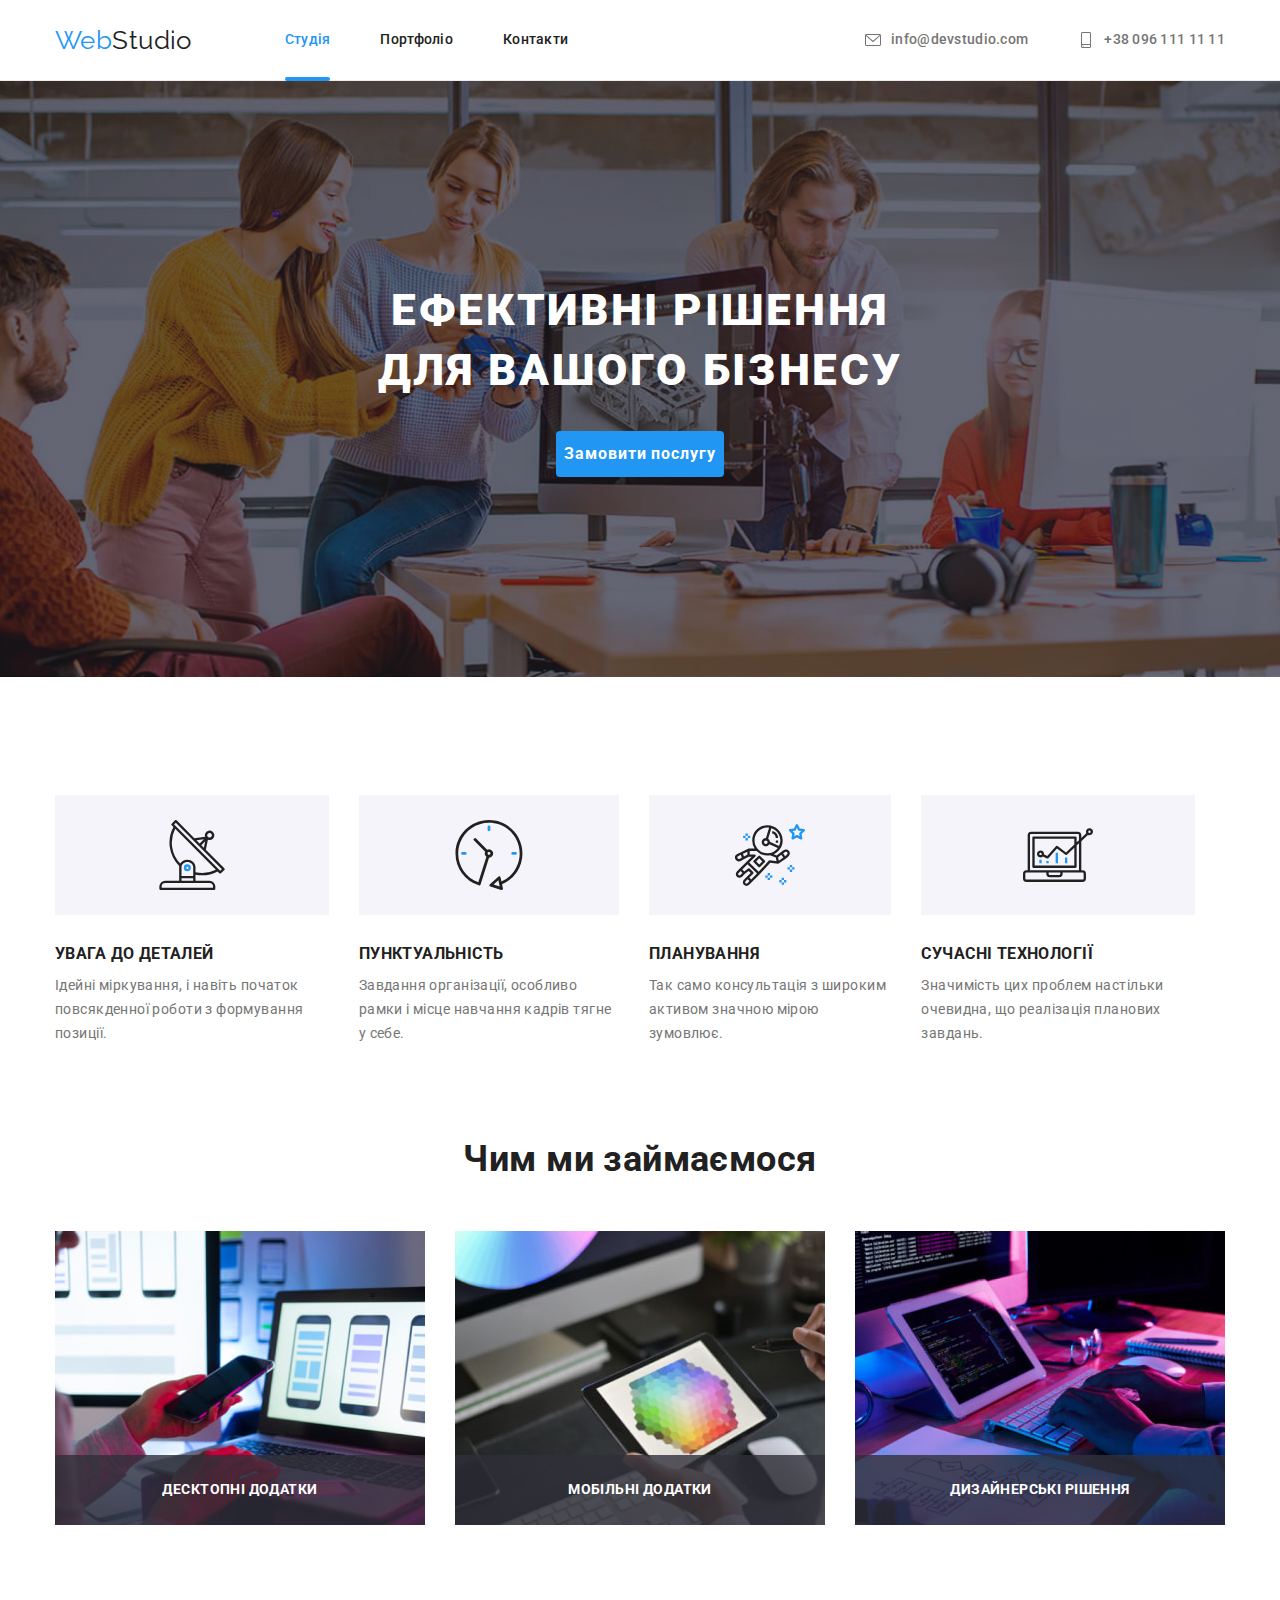
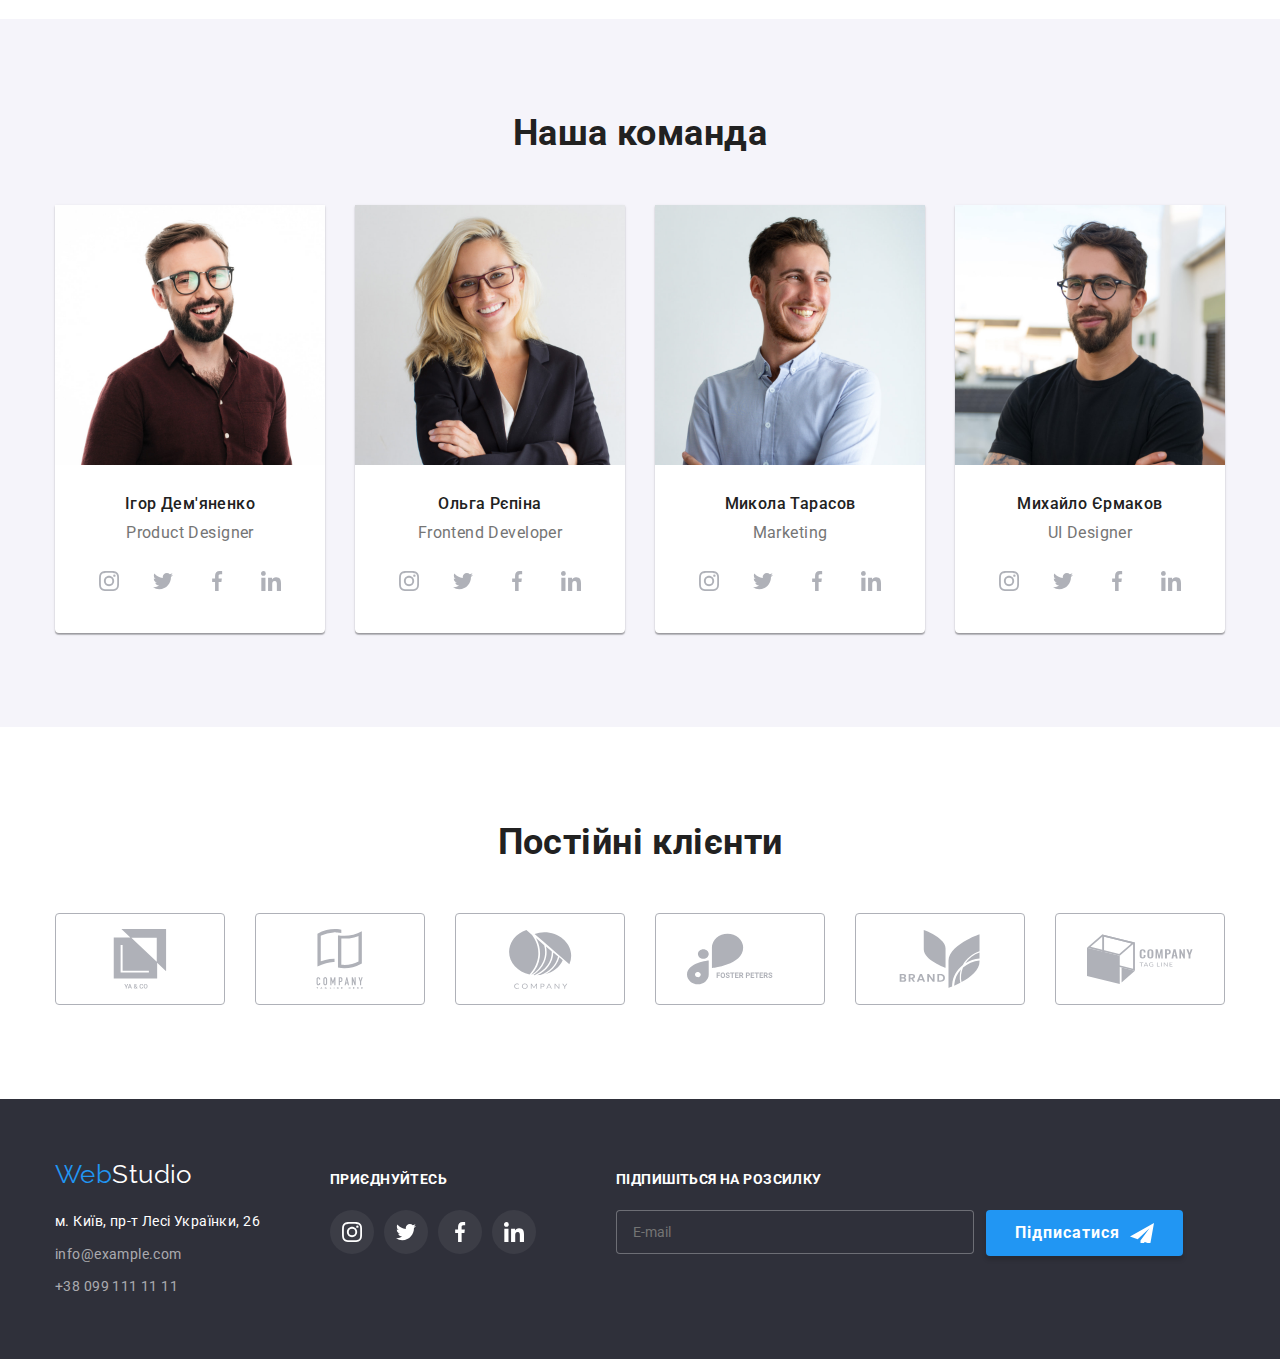
<file: index.html>
<!DOCTYPE html>
<html lang="uk">

<head>
  <meta charset="UTF-8" />
  <meta http-equiv="X-UA-Compatible" content="IE=edge" />
  <meta name="viewport" content="width=device-width, initial-scale=1.0" />
  <title>Студія</title>
  <link rel="preconnect" href="https://fonts.googleapis.com">
  <link rel="preconnect" href="https://fonts.gstatic.com" crossorigin>
  <link href="https://fonts.googleapis.com/css2?family=Raleway:wght@700&family=Roboto:wght@400;500;700;900&display=swap"
    rel="stylesheet">
  <link rel="stylesheet" href="https://cdnjs.cloudflare.com/ajax/libs/modern-normalize/1.1.0/modern-normalize.min.css">
  <link rel="stylesheet" href="./css/main.min.css">
</head>

<body>
  <!-- Шапка сайта -->
  <header class="header">
    <div class="header-block container">
      <nav class="header-nav">
        <a href="./index.html" class="logo">Web<span class="header-logo">Studio</span></a>

        <ul class="nav-list list">
          <li class="nav-item"><a href="./index.html" class="nav-link link current">Студія</a></li>
          <li class="nav-item"><a href="./portfolio.html" class="nav-link link">Портфоліо</a></li>
          <li class="nav-item"><a href="" class="nav-link link">Контакти</a></li>
        </ul>
      </nav>

      <ul class="info-list list">
        <li class="info-mail"><a class="info__link" href="mailto:info@devstudio.com">
            <svg class="info-contact__icon" width="16" height="16">
              <use href="./images/sprite/sprite.svg#icon-email"></use>
            </svg>
            info@devstudio.com</a></li>
        <li class="info-tel"><a class="info__link" href="tel:+380961111111">
            <svg class="info-contact__icon" width="16" height="16">
              <use href="./images/sprite/sprite.svg#icon-phone"></use>
            </svg>
            +38 096 111 11 11</a></li>
      </ul>
    </div>
  </header>

  <main>

    <!-- Герой сайта -->
    <section class="hero">
      <div class="container">
        <h1 class="hero__title">Ефективні рішення для вашого бізнесу</h1>
        <button class="hero__btn" type="button" data-modal-open><span class="hero__order">Замовити
            послугу</span></button>
        <!-- Список преймуществ -->
        <div class="backdrop is-hidden" data-modal>
          <div class="modal">
            <button class="close-btn" type="button" data-modal-close>
              <svg class="modal-icon" width="18" height="18">
                <use href="./images/sprite/sprite.svg#icon-close"></use>
              </svg>
            </button>

            <form class="form">
              <span class="form-title">Залиште свої дані, ми вам передзвонимо</span>

              <div class="form-block top-title">
                <label class="form-label" for="name">Ім'я</label>
                <input class="form-input" type="text" name="name" id="name">
                <svg class="input-icon">
                  <use href="./images/sprite/sprite.svg#icon-person-black"></use>
                </svg>
              </div>
              <div class="form-block">
                <label class="form-label" for="tel">Телефон</label>
                <input class="form-input" type="tel" name="tel" id="tel">
                <svg class="input-icon">
                  <use href="./images/sprite/sprite.svg#icon-phone-black"></use>
                </svg>
              </div>
              <div class="form-block">
                <label class="form-label" for="email">Пошта</label>
                <input class="form-input" type="email" name="email" id="email">
                <svg class="input-icon">
                  <use href="./images/sprite/sprite.svg#icon-email-black"></use>
                </svg>
              </div>
              <div class="form-block">
                <label class="form__comment" for="comment">Коментар</label>
                <textarea class="comment" name="comment" id="comment" rows="9" placeholder="Введіть текст"></textarea>
              </div>
              <div class="form-block__chek">

                <label class="policy-label" for="policy">
                  <input class="policy-checkbox" type="checkbox" name="policy" id="policy">
                  <span class="icon-chek"></span>
                  <span class="policy-text">Погоджуюся з розсилкою та приймаю<a class="policy-link" href="">Умови</span>
                  договору</a>
                </label>

              </div>
              <button class="form-btn" type="submit">Відправити</button>
            </form>

          </div>
        </div>
      </div>
    </section>

    <!-- Секция о компании -->
    <section class="section company">
      <div class="container">
        <!-- Скрытый заголовок -->
        <h2 class="visually-hidden">Описание преимуществ компании</h2>
        <!-- Преимущества -->
        <ul class="company-list list">
          <li class="company-item">
            <div class="company-icon__block">
              <svg class="company-icon__svg" width="70" height="70">
                <use href="./images/sprite/sprite.svg#icon-antenna"></use>
              </svg>
            </div>
            <h3 class="company__title">УВАГА ДО ДЕТАЛЕЙ</h3>
            <p class="company__text">Ідейні міркування, і навіть початок повсякденної роботи з формування позиції.</p>
          </li>
          <li class="company-item">
            <div class="company-icon__block">
              <svg class="company-icon__svg" width="70" height="70">
                <use href="./images/sprite/sprite.svg#icon-clock"></use>
              </svg>
            </div>
            <h3 class="company__title">ПУНКТУАЛЬНІСТЬ</h3>
            <p class="company__text">Завдання організації, особливо рамки і місце навчання кадрів тягне у себе.</p>
          </li>
          <li class="company-item">
            <div class="company-icon__block">
              <svg class="company-icon__svg" width="70" height="70">
                <use href="./images/sprite/sprite.svg#icon-astronaut"></use>
              </svg>
            </div>
            <h3 class="company__title">ПЛАНУВАННЯ</h3>
            <p class="company__text">Так само консультація з широким активом значною мірою зумовлює.</p>
          </li>
          <li class="company-item">
            <div class="company-icon__block">
              <svg class="company-icon__svg" width="70" height="70">
                <use href="./images/sprite/sprite.svg#icon-diagram"></use>
              </svg>
            </div>
            <h3 class="company__title">СУЧАСНІ ТЕХНОЛОГІЇ</h3>
            <p class="company__text">Значимість цих проблем настільки очевидна, що реалізація планових завдань.</p>
          </li>
        </ul>
      </div>
    </section>

    <!-- Секция чем мы занимаемся -->
    <section class="section work">
      <div class="container">
        <!-- Примеры работ компании -->
        <h2 class="work-title">Чим ми займаємося</h2>

        <ul class="work-list list">
          <li class="work-item">
            <img src="./images/notebook.jpg" alt="notebook" width="370" />
            <p class="work-list__text">Десктопні додатки</p>
          </li>
          <li class="work-item">
            <img src="./images/tablet.jpg" alt="tablet" width="370" />
            <p class="work-list__text">Мобільні додатки</p>
          </li>
          <li class="work-item">
            <img src="./images/computer.jpg" alt="computer" width="370" />
            <p class="work-list__text">Дизайнерські рішення</p>
          </li>
        </ul>
      </div>
    </section>

    <!-- Секция команда -->
    <section class="section-team">
      <div class="container">
        <!-- Команда -->
        <h2 class="section-team__title team">Наша команда</h2>

        <ul class="team-list list">
          <li class="team-item">
            <img src="./images/foto1.jpg" alt="Ігор Дем'яненко" width="270" />
            <div class="team-block">
              <h3 class="team__title">Ігор Дем'яненко</h3>
              <p class="team__text">Product Designer</p>
              <ul class="team-list__social">
                <li class="team-link__item">
                  <a href="" class="team-social__link link">
                    <svg class="team-social__svg" width="20px" height="20px">
                      <use href="./images/sprite/sprite.svg#icon-instagram"></use>
                    </svg>
                  </a>
                </li>
                <li class="social-link__item">
                  <a href="" class="team-social__link link">
                    <svg class="team-social__svg" width="20px" height="20px">
                      <use href="./images/sprite/sprite.svg#icon-twitter"></use>
                    </svg>
                  </a>
                </li>
                <li class="social-link__item">
                  <a href="" class="team-social__link link">
                    <svg class="team-social__svg" width="20px" height="20px">
                      <use href="./images/sprite/sprite.svg#icon-facebook"></use>
                    </svg>
                  </a>
                </li>
                <li class="social-link__item">
                  <a href="" class="team-social__link link">
                    <svg class="team-social__svg" width="20px" height="20px">
                      <use href="./images/sprite/sprite.svg#icon-linkedin"></use>
                    </svg>
                  </a>
                </li>
              </ul>
            </div>
          </li>
          <li class="team-item">
            <img src="./images/foto2.jpg" alt="Ольга Рєпіна" width="270" />
            <div class="team-block">
              <h3 class="team__title">Ольга Рєпіна</h3>
              <p class="team__text">Frontend Developer</p>
              <ul class="team-list__social">
                <li class="team-link__item">
                  <a href="" class="team-social__link link">
                    <svg class="team-social__svg" width="20px" height="20px">
                      <use href="./images/sprite/sprite.svg#icon-instagram"></use>
                    </svg>
                  </a>
                </li>
                <li class="social-link__item">
                  <a href="" class="team-social__link link">
                    <svg class="team-social__svg" width="20px" height="20px">
                      <use href="./images/sprite/sprite.svg#icon-twitter"></use>
                    </svg>
                  </a>
                </li>
                <li class="social-link__item">
                  <a href="" class="team-social__link link">
                    <svg class="team-social__svg" width="20px" height="20px">
                      <use href="./images/sprite/sprite.svg#icon-facebook"></use>
                    </svg>
                  </a>
                </li>
                <li class="social-link__item">
                  <a href="" class="team-social__link link">
                    <svg class="team-social__svg" width="20px" height="20px">
                      <use href="./images/sprite/sprite.svg#icon-linkedin"></use>
                    </svg>
                  </a>
                </li>
              </ul>
            </div>
          </li>
          <li class="team-item">
            <img src="./images/foto3.jpg" alt="Микола Тарасов" width="270" />
            <div class="team-block">
              <h3 class="team__title">Микола Тарасов</h3>
              <p class="team__text">Marketing</p>
              <ul class="team-list__social">
                <li class="social-link__item">
                  <a href="" class="team-social__link link">
                    <svg class="team-social__svg" width="20px" height="20px">
                      <use href="./images/sprite/sprite.svg#icon-instagram"></use>
                    </svg>
                  </a>
                </li>
                <li class="social-link__item">
                  <a href="" class="team-social__link link">
                    <svg class="team-social__svg" width="20px" height="20px">
                      <use href="./images/sprite/sprite.svg#icon-twitter"></use>
                    </svg>
                  </a>
                </li>
                <li class="social-link__item">
                  <a href="" class="team-social__link link">
                    <svg class="team-social__svg" width="20px" height="20px">
                      <use href="./images/sprite/sprite.svg#icon-facebook"></use>
                    </svg>
                  </a>
                </li>
                <li class="social-link__item">
                  <a href="" class="team-social__link link">
                    <svg class="team-social__svg" width="20px" height="20px">
                      <use href="./images/sprite/sprite.svg#icon-linkedin"></use>
                    </svg>
                  </a>
                </li>
              </ul>
            </div>
          </li>
          <li class="team-item">
            <img src="./images/foto4.jpg" alt="Михайло Єрмаков" width="270" />
            <div class="team-block">
              <h3 class="team__title">Михайло Єрмаков</h3>
              <p class="team__text">UI Designer</p>
              <ul class="team-list__social">
                <li class="social-link__item">
                  <a href="" class="team-social__link link">
                    <svg class="team-social__svg" width="20px" height="20px">
                      <use href="./images/sprite/sprite.svg#icon-instagram"></use>
                    </svg>
                  </a>
                </li>
                <li class="social-link__item">
                  <a href="" class="team-social__link link">
                    <svg class="team-social__svg" width="20px" height="20px">
                      <use href="./images/sprite/sprite.svg#icon-twitter"></use>
                    </svg>
                  </a>
                </li>
                <li class="social-link__item">
                  <a href="" class="team-social__link link">
                    <svg class="team-social__svg" width="20px" height="20px">
                      <use href="./images/sprite/sprite.svg#icon-facebook"></use>
                    </svg>
                  </a>
                </li>
                <li class="social-link__item">
                  <a href="" class="team-social__link link">
                    <svg class="team-social__svg" width="20px" height="20px">
                      <use href="./images/sprite/sprite.svg#icon-linkedin"></use>
                    </svg>
                  </a>
                </li>
              </ul>
            </div>
        </ul>
      </div>
    </section>

    <!-- Клиенты -->
    <section class="section client">
      <div class="container">
        <h2 class="client__title">Постійні клієнти</h2>
        <ul class="client-list list">
          <li class="client-item">
            <a class="client-link link" href="">
              <svg class="client-icon__svg" width="106px" height="60px">
                <use href="./images/sprite/sprite.svg#icon-icons-1"></use>
              </svg>
            </a>
          </li>
          <li class="client-item">
            <a class="client-link link" href="">
              <svg class="client-icon__svg" width="106px" height="60px">
                <use href="./images/sprite/sprite.svg#icon-icons-2"></use>
              </svg>
            </a>
          </li>
          <li class="client-item">
            <a class="client-link link" href="">
              <svg class="client-icon__svg" width="106px" height="60px">
                <use href="./images/sprite/sprite.svg#icon-icons-3"></use>
              </svg>
            </a>
          </li>
          <li class="client-item">
            <a class="client-link link" href="">
              <svg class="client-icon__svg" width="106px" height="60px">
                <use href="./images/sprite/sprite.svg#icon-icons-4"></use>
              </svg>
            </a>
          </li>
          <li class="client-item">
            <a class="client-link link" href="">
              <svg class="client-icon__svg" width="106px" height="60px">
                <use href="./images/sprite/sprite.svg#icon-icons-5"></use>
              </svg>
            </a>
          </li>
          <li class="client-item">
            <a class="client-link link" href="">
              <svg class="client-icon__svg" width="106px" height="60px">
                <use href="./images/sprite/sprite.svg#icon-icons-6"></use>
              </svg>
            </a>
          </li>
        </ul>
      </div>
    </section>
  </main>

  <!-- Футер сайта  -->
  <footer class="footer">
    <div class="container">
      <section class="footer-section">
        <div class="footer-block__contacts"><a href="./index.html" class="logo">Web<span
              class="footer-logo">Studio</span></a>
          <address class="footer-address">
            <ul class="footer-address__list list">
              <li class="footer-text__item">
                <p class="footer-text">м. Київ, пр-т Лесі Українки, 26</p>
              </li>
              <li class="footer-item"><a href="mailto:info@devstudio.com"
                  class="footer-contact__link link">info@example.com</a></li>
              <li class="footer-item"><a href="tel:+380961111111" class="footer-contact__link link">+38 099 111 11
                  11</a>
              </li>
            </ul>
          </address>
        </div>
        <div class="footer-social__block">
          <p class="footer-social__text">приєднуйтесь</p>
          <ul class="footer-list list">
            <li class="footer-item__link">
              <a class="footer__link" href="">
                <svg class="footer__icon" width="20" height="20">
                  <use href="./images/sprite/sprite.svg#icon-instagram"></use>
                </svg>
              </a>
            </li>

            <li class="footer-item__link">
              <a class="footer__link" href="">
                <svg class="footer__icon" width="20" height="20">
                  <use href="./images/sprite/sprite.svg#icon-twitter"></use>
                </svg>
              </a>
            </li>

            <li class="footer-item__link">
              <a class="footer__link" href="">
                <svg class="footer__icon" width="20" height="20">
                  <use href="./images/sprite/sprite.svg#icon-facebook"></use>
                </svg>
              </a>
            </li>

            <li class="footer-item__link">
              <a class="footer__link" href="">
                <svg class="footer__icon" width="20" height="20">
                  <use href="./images/sprite/sprite.svg#icon-linkedin"></use>
                </svg>
              </a>
            </li>
          </ul>
        </div>
        <form class="footer-submit">
          <p class="footer-submit__text">Підпишіться на розсилку</p>
          <div class="footer-submit__form">
            <label class="footer-submit__label" for="submit-mail"></label>
            <input class="footer-submit__input" type="email" name="submit-mail" id="submit-mail" placeholder="E-mail">
            <button class="footer-submit__btn" type="submit">Підписатися</button>
          </div>
        </form>
      </section>
    </div>
  </footer>

  <!-- JS для модалки -->
  <script src="./js/modal.js"></script>
</body>

</html>
</file>
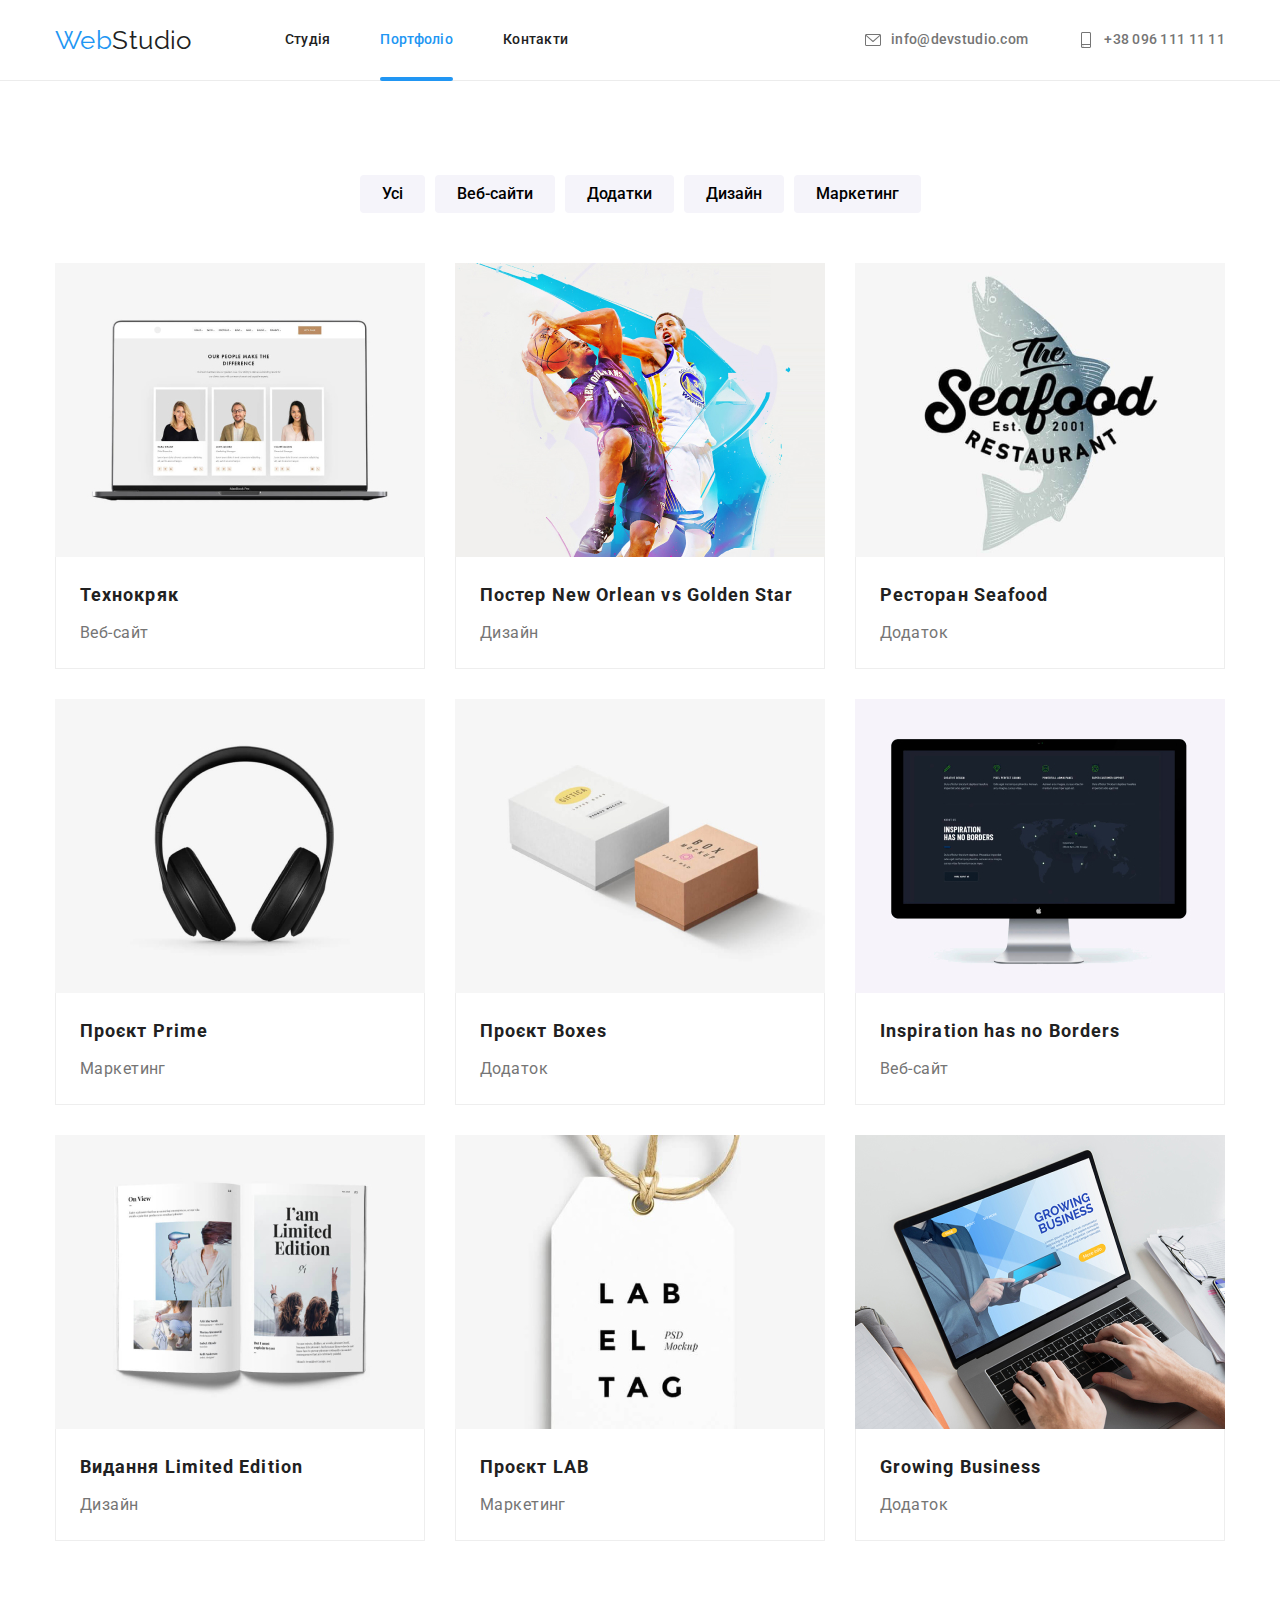
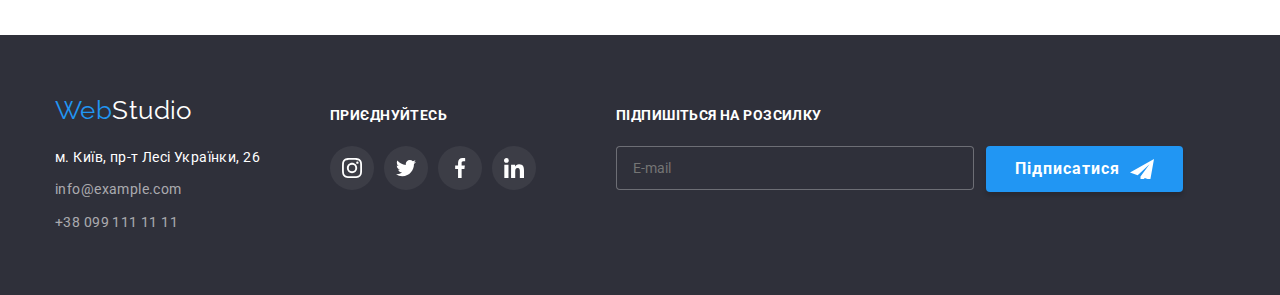
<file: portfolio.html>
<!DOCTYPE html>
<html lang="uk">

<head>
  <meta charset="UTF-8" />
  <meta http-equiv="X-UA-Compatible" content="IE=edge" />
  <meta name="viewport" content="width=device-width, initial-scale=1.0" />
  <title>Портфоліо</title>
  <link rel="preconnect" href="https://fonts.googleapis.com">
  <link rel="preconnect" href="https://fonts.gstatic.com" crossorigin>
  <link href="https://fonts.googleapis.com/css2?family=Raleway:wght@700&family=Roboto:wght@400;500;700;900&display=swap"
    rel="stylesheet">
  <link rel="stylesheet" href="https://cdnjs.cloudflare.com/ajax/libs/modern-normalize/1.1.0/modern-normalize.min.css">
  <link rel="stylesheet" href="./css/main.min.css">
</head>

<body>
  <!-- Шапка сайта -->
  <header class="header">
    <div class="header-block container">
      <nav class="header-nav">
        <a href="./index.html" class="logo">Web<span class="header-logo">Studio</span></a>

        <ul class="nav-list list">
          <li class="nav-item"><a href="./index.html" class="nav-link link">Студія</a></li>
          <li class="nav-item"><a href="./portfolio.html" class="nav-link link current">Портфоліо</a></li>
          <li class="nav-item"><a href="" class="nav-link link">Контакти</a></li>
        </ul>
      </nav>

      <ul class="info-list list">
        <li class="info-mail"><a class="info__link" href="mailto:info@devstudio.com">
            <svg class="info-contact__icon" width="16" height="16">
              <use href="./images/sprite/sprite.svg#icon-email"></use>
            </svg>
            info@devstudio.com</a></li>
        <li class="info-tel"><a class="info__link" href="tel:+380961111111">
            <svg class="info-contact__icon" width="16" height="16">
              <use href="./images/sprite/sprite.svg#icon-phone"></use>
            </svg>
            +38 096 111 11 11</a></li>
      </ul>
    </div>
  </header>

  <main>
    <!-- Cкрытый заголовок -->
    <section class="section portfolio">
      <div class="container">
        <h1 class="portfolio-title">Контент страницы Портфолио</h1>

        <!-- Кнопки -->
        <ul class="portfolio__button-list list">
          <li class="button__item"><button class="portfolio__button current">Усі</button></li>
          <li class="button__item"><button class="portfolio__button">Веб-сайти</button></li>
          <li class="button__item"><button class="portfolio__button">Додатки</button></li>
          <li class="button__item"><button class="portfolio__button">Дизайн</button></li>
          <li class="button__item"><button class="portfolio__button">Маркетинг</button></li>
        </ul>

        <ul class="portfolio__client-list list">
          <li class="portfolio__client-item"><a href="" class="portfolio__link link">
              <div class="portfolio-description">
                <img src="./images/portfolio/notebook.jpg" alt="notebook" width="370">
                <div class="portfolio-overlay">
                  <p class="portfolio-discription__text">
                    Ресурс пропонує комплексні пропозиції з різним рівнем функціоналу та сервісів. Все це дозволить
                    відвідувачу отримати вичерпні відомості про компанію чи приватну особу.</p>
                </div>
              </div>
              <div class="portfolio-border">
                <h2 class="portfolio__client-title">Технокряк</h2>
                <p class="portfolio__client-text">Веб-сайт</p>
              </div>
            </a></li>
          <li class="portfolio__client-item"><a href="" class="portfolio__link link">
              <div class="portfolio-description">
                <img src="./images/portfolio/basket.jpg" alt="basket" width="370">
                <div class="portfolio-overlay">
                  <p class="portfolio-discription__text">
                    Ресурс пропонує комплексні пропозиції з різним рівнем функціоналу та сервісів. Все це дозволить
                    відвідувачу отримати вичерпні відомості про компанію чи приватну особу.</p>
                </div>
              </div>
              <div class="portfolio-border">
                <h2 class="portfolio__client-title">Постер New Orlean vs Golden Star</h2>
                <p class="portfolio__client-text">Дизайн</p>
              </div>
            </a></li>
          <li class="portfolio__client-item"><a href="" class="portfolio__link link">
              <div class="portfolio-description">
                <img src="./images/portfolio/seafood.jpg" alt="seafood" width="370">
                <div class="portfolio-overlay">
                  <p class="portfolio-discription__text">
                    Ресурс пропонує комплексні пропозиції з різним рівнем функціоналу та сервісів. Все це дозволить
                    відвідувачу отримати вичерпні відомості про компанію чи приватну особу.</p>
                </div>
              </div>
              <div class="portfolio-border">
                <h2 class="portfolio__client-title">Ресторан Seafood</h2>
                <p class="portfolio__client-text">Додаток</p>
              </div>
            </a></li>
          <li class="portfolio__client-item"><a href="" class="portfolio__link link">
              <div class="portfolio-description">
                <img src="./images/portfolio/headphones.jpg" alt="headphones" width="370">
                <div class="portfolio-overlay">
                  <p class="portfolio-discription__text">
                    Ресурс пропонує комплексні пропозиції з різним рівнем функціоналу та сервісів. Все це дозволить
                    відвідувачу отримати вичерпні відомості про компанію чи приватну особу.</p>
                </div>
              </div>
              <div class="portfolio-border">
                <h2 class="portfolio__client-title">Проєкт Prime</h2>
                <p class="portfolio__client-text">Маркетинг</p>
              </div>
            </a></li>
          <li class="portfolio__client-item"><a href="" class="portfolio__link link">
              <div class="portfolio-description">
                <img src="./images/portfolio/boxes.jpg" alt="boxes" width="370">
                <div class="portfolio-overlay">
                  <p class="portfolio-discription__text">
                    Ресурс пропонує комплексні пропозиції з різним рівнем функціоналу та сервісів. Все це дозволить
                    відвідувачу отримати вичерпні відомості про компанію чи приватну особу.</p>
                </div>
              </div>
              <div class="portfolio-border">
                <h2 class="portfolio__client-title">Проєкт Boxes</h2>
                <p class="portfolio__client-text">Додаток</p>
              </div>
            </a></li>
          <li class="portfolio__client-item"><a href="" class="portfolio__link link">
              <div class="portfolio-description">
                <img src="./images/portfolio/borders.jpg" alt="borders" width="370">
                <div class="portfolio-overlay">
                  <p class="portfolio-discription__text">
                    Ресурс пропонує комплексні пропозиції з різним рівнем функціоналу та сервісів. Все це дозволить
                    відвідувачу отримати вичерпні відомості про компанію чи приватну особу.</p>
                </div>
              </div>
              <div class="portfolio-border">
                <h2 class="portfolio__client-title">Inspiration has no Borders</h2>
                <p class="portfolio__client-text">Веб-сайт</p>
              </div>
            </a></li>
          <li class="portfolio__client-item"><a href="" class="portfolio__link link">
              <div class="portfolio-description">
                <img src="./images/portfolio/edition.jpg" alt="edition" width="370">
                <div class="portfolio-overlay">
                  <p class="portfolio-discription__text">
                    Ресурс пропонує комплексні пропозиції з різним рівнем функціоналу та сервісів. Все це дозволить
                    відвідувачу отримати вичерпні відомості про компанію чи приватну особу.</p>
                </div>
              </div>
              <div class="portfolio-border">
                <h2 class="portfolio__client-title">Видання Limited Edition</h2>
                <p class="portfolio__client-text">Дизайн</p>
              </div>
            </a></li>
          <li class="portfolio__client-item"><a href="" class="portfolio__link link">
              <div class="portfolio-description">
                <img src="./images/portfolio/lab.jpg" alt="lab" width="370">
                <div class="portfolio-overlay">
                  <p class="portfolio-discription__text">
                    Ресурс пропонує комплексні пропозиції з різним рівнем функціоналу та сервісів. Все це дозволить
                    відвідувачу отримати вичерпні відомості про компанію чи приватну особу.</p>
                </div>
              </div>
              <div class="portfolio-border">
                <h2 class="portfolio__client-title">Проєкт LAB</h2>
                <p class="portfolio__client-text">Маркетинг</p>
              </div>
            </a></li>
          <li class="portfolio__client-item"><a href="" class="portfolio__link link">
              <div class="portfolio-description">
                <img src="./images/portfolio/business.jpg" alt="business" width="370">
                <div class="portfolio-overlay">
                  <p class="portfolio-discription__text">
                    Ресурс пропонує комплексні пропозиції з різним рівнем функціоналу та сервісів. Все це дозволить
                    відвідувачу отримати вичерпні відомості про компанію чи приватну особу.</p>
                </div>
              </div>
              <div class="portfolio-border">
                <h2 class="portfolio__client-title">Growing Business</h2>
                <p class="portfolio__client-text">Додаток</p>
              </div>
            </a></li>
        </ul>
      </div>
    </section>
  </main>

  <!-- Футер сайта  -->
  <footer class="footer">
    <div class="container">
      <section class="footer-section">
        <div class="footer-block__contacts"><a href="./index.html" class="logo">Web<span
              class="footer-logo">Studio</span></a>
          <address class="footer-address">
            <ul class="footer-address__list list">
              <li class="footer-text__item">
                <p class="footer-text">м. Київ, пр-т Лесі Українки, 26</p>
              </li>
              <li class="footer-item"><a href="mailto:info@devstudio.com"
                  class="footer-contact__link link">info@example.com</a></li>
              <li class="footer-item"><a href="tel:+380961111111" class="footer-contact__link link">+38 099 111 11
                  11</a>
              </li>
            </ul>
          </address>
        </div>
        <div class="footer-social__block">
          <p class="footer-social__text">приєднуйтесь</p>
          <ul class="footer-list list">
            <li class="footer-list__item">
              <a class="footer__link" href="">
                <svg class="footer__icon" width="20" height="20">
                  <use href="./images/sprite/sprite.svg#icon-instagram"></use>
                </svg>
              </a>
            </li>

            <li class="footer-list__item">
              <a class="footer__link" href="">
                <svg class="footer__icon" width="20" height="20">
                  <use href="./images/sprite/sprite.svg#icon-twitter"></use>
                </svg>
              </a>
            </li>

            <li class="footer-list__item">
              <a class="footer__link" href="">
                <svg class="footer__icon" width="20" height="20">
                  <use href="./images/sprite/sprite.svg#icon-facebook"></use>
                </svg>
              </a>
            </li>

            <li class="footer-list__item">
              <a class="footer__link" href="">
                <svg class="footer__icon" width="20" height="20">
                  <use href="./images/sprite/sprite.svg#icon-linkedin"></use>
                </svg>
              </a>
            </li>
          </ul>
        </div>
        <form class="footer-submit">
          <p class="footer-submit__text">Підпишіться на розсилку</p>
          <div class="footer-submit__form">
            <label class="footer-submit__label" for="submit-mail"></label>
            <input class="footer-submit__input" type="email" name="submit-mail" id="submit-mail" placeholder="E-mail">
            <button class="footer-submit__btn" type="submit">Підписатися</button>
          </div>
        </form>
      </section>
    </div>
  </footer>
</body>

</html>
</file>
<file: css/main.min.css>
/* Глобальные стили */
:root {
  --primary-text-color: #212121;
  --secondary-text-color: #757575;
  --white-color: #ffffff;
  --black-color: #000000;
  --accent-color: #2196f3;
  --hero-background-color: #2f303a;
  --team-background-color: #f5f4fa;
  --header-border-color: #ececec;
  --footer-text-color: rgba(255, 255, 255, 0.6);

  /* Others */
  --border-light-cl: #ffffff;
  --btn-radius: 25px;
  --anim-shadow-slow: box-shadow 250ms cubic-bezier(0.4, 0, 0.2, 1);
  --anim-bg-slow: background-color 250ms cubic-bezier(0.4, 0, 0.2, 1),
    color 250ms cubic-bezier(0.4, 0, 0.2, 1);
}
h1,
h2,
h3,
h4,
h5,
h6,
p,
ul {
  margin: 0;
  padding: 0;
}

img {
  display: block;
}

body {
  font-family: 'Roboto', sans-serif;
  letter-spacing: 0.03em;
  background-color: var(--white-color);
  color: var(--primary-text-color);
  font-size: 14px;
}

/* КОНТЕЙНЕР  */
.container {
  margin-left: auto;
  margin-right: auto;
  padding-left: 15px;
  padding-right: 15px;
  width: 1200px;
}

/* Скрытые заголовки */
.visually-hidden {
  visibility: hidden;
}
.portfolio-title {
  display: none;
}

/* Section  */
.section {
  background: var(--white-color);
  padding: 94px 0;
}

/* List */
.list {
  list-style: none;
}

/* Link  */
.link {
  text-decoration: none;
}

/* LOGO */
.logo {
  font-family: 'Raleway';
  font-size: 26px;
  line-height: 1.19;
  text-decoration: none;
  color: var(--accent-color);
}

.header-logo {
  color: var(--primary-text-color);
}

.footer-logo {
  color: var(--white-color);
}

/* site-nav */
.header {
  border-bottom: 1px solid var(--header-border-color);
}

.header-block {
  display: flex;
  align-items: center;
  justify-content: space-between;
}
.header-nav {
  display: flex;
  align-items: center;
}
.nav-list {
  display: flex;
  margin-left: 93px;
}

.nav-list .nav-item + .nav-item {
  margin-left: 50px;
}

.nav-link {
  position: relative;
  display: block;
  padding-top: 32px;
  padding-bottom: 32px;

  font-weight: 500;
  font-size: 14px;
  line-height: 1.14;
  letter-spacing: 0.02em;

  color: var(--primary-text-color);

  transition: color 250ms cubic-bezier(0.4, 0, 0.2, 1);
}

.nav-link:hover,
.nav-link:focus {
  color: var(--accent-color);
}

.nav-link.current::after {
  position: absolute;
  display: block;

  content: '';
  width: 100%;
  height: 4px;
  border-radius: 2px;
  bottom: -1px;

  background-color: var(--accent-color);
}

/* Current  */
.button.current {
  background: var(--accent-color);
  color: var(--white-color);
}

.nav-link.current {
  color: var(--accent-color);
}

/* site-info */
.info-list {
  display: flex;
}
.info__link {
  display: flex;
  align-items: center;
  font-weight: 500;
  line-height: 1.14;
  letter-spacing: 0.02em;
  text-decoration: none;

  color: var(--secondary-text-color);
  transition: color 250ms cubic-bezier(0.4, 0, 0.2, 1);
}

.info:hover,
.info:focus {
  color: var(--accent-color);
}

.info-mail {
  margin-right: 50px;
}
.info-tel {
}

.info-contact__icon {
  margin-right: 10px;
  fill: currentColor;
}

/* HERO */
.hero {
  text-align: center;
  background: var(--hero-background-color);
  background-image: linear-gradient(
      to right,
      rgba(47, 48, 58, 0.4),
      rgba(47, 48, 58, 0.4)
    ),
    url(../images/img-hero.jpg);
  background-repeat: no-repeat;
  background-size: cover;
  background-position: center;
  padding: 200px 0px 200px 0px;
}
.hero__title {
  margin: auto;
  margin-bottom: 30px;
  font-weight: 900;
  font-size: 44px;
  line-height: 1.36;

  text-transform: uppercase;
  text-align: center;
  max-width: 600px;

  letter-spacing: 0.06em;
  color: var(--white-color);
}

/* Modal Btn */
.hero__btn {
  display: inline-block;
  min-width: 140px;
  border-radius: 4px;
  border: 1px solid transparent;
  padding: 7px;

  font-weight: 700;
  font-size: 12px;
  line-height: 1.87;
  letter-spacing: 0.06em;

  cursor: pointer;
  background-color: var(--accent-color);
  transition: var(--anim-shadow-slow);
}

.hero-btn::before,
.hero-btn::after {
  content: '';
  display: inline-block;
  width: 20px;
  height: 20px;

  background-size: contain;
  transition: cubic-bezier(0.4, 0, 0.2, 1);
}

.hero-btn:hover::before,
.hero-btn:focus::before {
  transform: translateY(-35px);
}

.hero__order {
  font-size: 16px;
  line-height: 1.87;
  letter-spacing: 0.06em;
  color: var(--white-color);
}

/* Modal Block */
.backdrop {
  position: fixed;
  top: 0;
  right: 0;
  width: 100%;
  height: 100%;

  background-color: rgba(0, 0, 0, 0.2);

  transition: opacity 250ms cubic-bezier(0.4, 0, 0.2, 1),
    visibility 250ms cubic-bezier(0.4, 0, 0.2, 1);
}

.backdrop.is-hidden {
  opacity: 0;
  visibility: hidden;
  pointer-events: none;
}

.modal {
  position: absolute;
  top: 50%;
  left: 50%;
  transform: translate(-50%, -50%);

  width: 528px;
  min-height: 581px;
  border-radius: 4px;

  background-color: #ffffff;
  animation: cubic-bezier(0.4, 0, 0.2, 1) 250ms;
}

.backdrop.is-hidden .modal {
  animation-play-state: paused;
}

.modal-icon {
  fill: currentColor;
}

.close-btn {
  position: absolute;
  display: flex;
  align-items: center;
  justify-content: center;
  right: 8px;
  top: 8px;

  background-color: transparent;
  border-radius: 50%;
  width: 30px;
  height: 30px;

  border: 1px solid rgba(0, 0, 0, 0.1);
  cursor: pointer;
}

.close-btn:hover,
.close-btn:focus {
  color: var(--accent-bg-cl);
  background-color: var(--light-txt-cl);
  box-shadow: -4px 0px 8px rgba(0, 0, 0, 0.04), -2px 0px 4px rgba(0, 0, 0, 0.08),
    -1px 0px 3px rgba(0, 0, 0, 0.16);
}

.close-btn:hover .modal-icon {
  fill: var(--accent-color);
}

/* --------------FORMA!!!-------------- */
.form {
  margin-left: auto;
  margin-right: auto;
  padding: 40px;
}
.form-title {
  display: block;
  font-weight: 700;
  font-size: 20px;
  line-height: 1.15;

  text-align: center;
}
.form-block {
  position: relative;
  display: flex;
  flex-direction: column;
  margin-bottom: 10px;
}
.top-title {
  margin-top: 12px;
}
.form-label,
.form__comment {
  display: flex;
  font-size: 12px;
  line-height: 1.16;
  letter-spacing: 0.01em;
  margin-bottom: 4px;

  color: var(--secondary-text-color);
}
.form-input {
  width: 100%;
  margin: 0;
  padding: 11px 42px;
  border: 1px solid rgba(33, 33, 33, 0.2);
  border-radius: 4px;

  outline: none;
  transition: border-color 250ms cubic-bezier(0.4, 0, 0.2, 1);
}
.form-input:focus {
  border-color: var(--accent-color);
}

.form-input:focus ~ .input-icon {
  fill: var(--accent-color);
}

.input-icon {
  position: absolute;
  display: inline-block;
  top: 45%;
  left: 15px;

  width: 18px;
  height: 18px;

  transform: translateY(25%);
  transition: fill 250ms cubic-bezier(0.4, 0, 0.2, 1);
}

.comment {
  resize: none;
  border: 1px solid rgba(33, 33, 33, 0.2);
  border-radius: 4px;
  padding: 12px 16px;
  font-size: 12px;
  line-height: 1.17;
  letter-spacing: 0.01em;
  height: 120px;
  outline: none;
  transition: border-color 250ms cubic-bezier(0.4, 0, 0.2, 1);
}

.comment:focus {
  border-color: var(--accent-color);
}

.form-block__chek {
  padding-left: 0px;
  margin-top: 25px;
  margin-bottom: 30px;
}
.policy-label {
  position: relative;
  display: flex;
  align-items: center;
  padding: 0px 15px 0px 15px;

  font-size: 14px;
  line-height: 1.17;

  color: var(--secondary-text-color);
}
.policy-checkbox {
  position: absolute;
  width: 1px;
  height: 1px;
  margin: -1px;
  padding: 0;
  overflow: hidden;
  border: 0;
  clip: rect(0 0 0 0);
}

.policy-checkbox:checked + .icon-chek {
  transform: scale(1.2);
  border-color: transparent;
  background-color: var(--accent-color);
  background-image: url('../images/icon-check.svg');
  background-size: contain;
  background-origin: border-box;
}

.icon-chek {
  display: inline-block;
  width: 16px;
  height: 15px;
  margin-right: 8px;

  border: 2px solid #212121;
  border-radius: 2px;

  transform: var(--anim-shadow-slow);
}

.policy-text {
  transition: var(--anim-shadow-slow);
}
.policy-link {
  margin-left: 3px;
  color: #2196f3;
}
.form-btn {
  display: flex;
  align-items: center;
  justify-content: center;
  margin: 0 auto;
  padding: 10px 56px;
  border: none;
  border-radius: 4px;
  text-align: center;
  text-decoration: none;
  font-family: 'Roboto';
  font-style: normal;
  font-weight: 700;
  font-size: 16px;
  line-height: 1.87;
  letter-spacing: 0.06em;
  cursor: pointer;
  background-color: var(--accent-color);
  box-shadow: 0px 4px 4pxrgba (0, 0, 0, 0.15);
  color: var(--white-color);
  transition: background 250ms cubic-bezier(0.4, 0, 0.2, 1);
}
.form-btn:focus,
.form-btn:hover {
  background-color: #188ce8;
}
/* --------------END FORMA!!!-------------- */

/* Section  Company */

.company.section {
  padding-bottom: 0px;
}

.company-list {
  display: flex;
}

.company-item {
  margin-right: 30px;
}

.company-icon__block {
  display: flex;
  height: 120px;
  align-items: center;
  justify-content: center;
  margin-bottom: 30px;
  background-color: var(--team-background-color);
}
.company-icon__svg {
}

.company__title {
  line-height: 1.14;
  text-transform: uppercase;
  margin-bottom: 10px;
}
.company__text {
  line-height: 24px;
  color: var(--secondary-text-color);
}

/* WORK  */

.work-title {
  font-size: 36px;
  line-height: 1.16;
  text-align: center;

  margin-bottom: 50px;
}

.work-list {
  display: flex;
}

.work-item {
  position: relative;
  margin-right: 30px;
}

.work-list__text {
  position: absolute;
  width: 100%;
  bottom: 0;
  left: 0;
  padding: 27px 0px;

  font-weight: bold;
  font-size: 14px;
  line-height: 1.14;
  text-align: center;
  text-transform: uppercase;

  color: var(--white-color);
  background-color: rgba(47, 48, 58, 0.8);
}

/* Section Team  */

.section-team {
  background: var(--team-background-color);
  padding: 94px 0;
}

.section-team__title {
  font-size: 36px;
  line-height: 1.16;
  text-align: center;

  margin-bottom: 50px;
}
.team-list {
  display: flex;
}

.team-item {
  background: var(--white-color);
  box-shadow: 0px 1px 3px rgba(0, 0, 0, 0.12), 0px 1px 1px rgba(0, 0, 0, 0.14),
    0px 2px 1px rgba(0, 0, 0, 0.2);
  border-radius: 0px 0px 4px 4px;
  margin-right: 30px;
}

.team-item:last-child {
  margin-right: 0px;
}

.team-block {
  padding: 30px 0px 30px 0px;
}

.team__title {
  font-weight: 500;
  font-size: 16px;
  line-height: 1.18;
  text-align: center;
}

.team__text {
  font-size: 16px;
  line-height: 1.18;
  text-align: center;
  color: var(--secondary-text-color);
  margin-top: 10px;
}

/* Social Media link */

.team-list__social {
  display: flex;
  justify-content: center;
  align-items: center;
  margin-top: 16px;
  list-style: none;
  gap: 10px;
}
.team-link__item {
}
.team-social__link {
  display: flex;
  justify-content: center;
  align-items: center;
  width: 44px;
  height: 44px;
  border-radius: 50%;
  color: #afb1b8;
  transition: var(--anim-bg-slow);
}

.team-social__link:hover,
.team-social__link:focus {
  border-radius: 50%;
  color: var(--white-color);
  background-color: var(--accent-color);
}

.team-social__svg {
  fill: currentColor;
}

/* Section Client  */
.client__title {
  margin-bottom: 50px;
  font-size: 36px;
  line-height: 1.17;
  text-align: center;
}
.client-list {
  display: flex;
  justify-content: center;
  align-items: center;
  grid-gap: 30px;
}

.client-item {
}

.client-item:hover,
.client-item:focus {
  color: var(--accent-color);
  border-color: var(--accent-color);
}

.client-link {
  display: flex;
  justify-content: center;
  align-items: center;
  width: 170px;
  height: 92px;
  border: 1px solid #afb1b8;
  border-radius: 4px;
  color: #afb1b8;
  transition: border-color 250ms cubic-bezier(0.4, 0, 0.2, 1),
    color 250ms cubic-bezier(0.4, 0, 0.2, 1);
}

.client-link:focus,
.client-link:hover {
  color: var(--accent-color);
  border-color: var(--accent-color);
}

.client-icon__svg {
  fill: currentColor;
}

/* Footer  */
.footer {
  background: var(--hero-background-color);
}
.footer-section {
  display: flex;
  padding: 60px 0px 60px 0px;
  gap: 70px;
}

.footer-text {
  line-height: 1.71;
  color: var(--white-color);
}

/* PORTFOLIO */

/* Section Button  */
.portfolio__button-list {
  display: flex;
  justify-content: center;
  margin-bottom: 50px;
}

.button__item {
  margin-right: 10px;
}

.button__item:last-child {
  margin-right: 0px;
}

.portfolio__button {
  font-weight: 500;
  font-size: 16px;
  line-height: 1.62;
  text-align: center;
  padding: 6px 22px;
  border-radius: 4px;
  background: var(--team-background-color);
  border: none;
  cursor: pointer;
  font-family: inherit;
  transition: background-color 250ms cubic-bezier(0.4, 0, 0.2, 1),
    color 250ms cubic-bezier(0.4, 0, 0.2, 1),
    box-shadow 250ms cubic-bezier(0.4, 0, 0.2, 1);
}

.portfolio__button:hover,
.portfolio__button:focus {
  background: var(--accent-color);
  color: var(--white-color);
  box-shadow: 0px 3px 1px rgba(0, 0, 0, 0.1), 0px 1px 2px rgba(0, 0, 0, 0.08),
    0px 2px 2px rgba(0, 0, 0, 0.12);
}

/* Social block  */
.footer-social__text {
  padding: 20px 0px 10px 0px;
  margin-bottom: 20px;
  font-weight: 700;
  line-height: 1.14px;
  text-transform: uppercase;
  color: var(--white-color);
}

.footer-social__block {
}

.footer-list {
  display: flex;
  padding: 0;
  margin-top: 0;
}
.footer-list__item {
  width: 44px;
  height: 44px;
  margin-right: 10px;
}
.footer__link {
  display: flex;
  justify-content: center;
  align-items: center;
  width: 44px;
  height: 44px;
  border-radius: 50%;

  color: #ffffff;
  background-color: #ffffff10;

  transition: background 250ms cubic-bezier(0.4, 0, 0.2, 1);
}

.footer__link:hover,
.footer__link:focus {
  color: #ffffff;
  background-color: var(--accent-color);
}

.footer__icon {
  fill: currentColor;
}
/*  Конец Social block  */

.footer-block__logo {
  margin-bottom: 20px;
}
.footer-text__item {
  margin-top: 20px;
}

.footer-item__link {
  margin-right: 10px;
}

.footer-item {
  margin-top: 9px;
}

.footer-contact__link {
  line-height: 1.71;
  color: var(--footer-text-color);
  transition: color 250ms cubic-bezier(0.4, 0, 0.2, 1);
}

.footer-address {
  font-style: normal;
}

/* Footer FORM */

.footer-submit {
  padding: auto;
}

.footer-submit__text {
  padding: 20px 0px 10px 0px;
  margin-bottom: 20px;
  font-weight: 700;
  font-size: 14px;
  line-height: 1.14px;
  text-transform: uppercase;
  color: var(--white-color);
}
.footer-submit__form {
  display: flex;
}
.footer-submit__label {
}
.footer-submit__input {
  width: 358px;
  height: 100%;
  margin: 0;
  padding: 13px 16px;

  border-radius: 4px;
  border: 1px solid rgba(255, 255, 255, 0.3);

  background-color: var(--hero-background-color);
  color: var(--white-color);
}
.footer-submit__btn {
  display: inline-flex;
  align-items: center;
  justify-content: center;
  border: none;

  margin-left: 12px;
  padding: 8px 29px;
  border-radius: 4px;
  background-color: var(--accent-color);
  box-shadow: 0px 4px 4px rgb(0 0 0 / 15%);
  color: var(--white-color);

  font-family: 'Roboto';
  font-weight: 700;
  font-size: 16px;
  line-height: 1.87;
  letter-spacing: 0.06em;

  cursor: pointer;
  min-height: 43px;
}

.footer-submit__btn::after {
  content: '';
  display: inline-block;
  width: 24px;
  height: 20px;
  margin-left: 10px;
  background-image: url(../images/icon-send.svg);
}

/*  Client Block  */
.portfolio__client-list {
  display: flex;
  flex-wrap: wrap;
  gap: 30px;
}

.portfolio__client-item {
  background: var(--white-color);
  text-decoration: none;
}

.portfolio__client-item:hover,
.portfolio__client-item:focus-within {
  box-shadow: 0px 1px 1px rgba(0, 0, 0, 0.12), 0px 4px 4px rgba(0, 0, 0, 0.06),
    1px 4px 6px rgba(0, 0, 0, 0.16);
}

.portfolio__link {
  transition: var(--anim-shadow-slow);
}

.portfolio__link:hover,
.portfolio__link:focus {
  box-shadow: 0px 1px 1px rgba(0, 0, 0, 0.12), 0px 4px 4px rgba(0, 0, 0, 0.06),
    1px 4px 6px rgba(0, 0, 0, 0.16);
}

/* Card Overlay  */
.portfolio-description {
  position: relative;
  overflow: hidden;
}

.portfolio-description:hover::before {
  opacity: 1;
}

.portfolio-overlay {
  position: absolute;
  display: inline-block;
  content: '';
  top: 0;
  left: 0;

  background-color: rgba(33, 150, 243, 0.9);
  transform: translateY(100%);
  transition: transform 250ms cubic-bezier(0.4, 0, 0.2, 1);
}

.portfolio__client-item:hover .portfolio-overlay {
  transform: translateX(0);
  opacity: 1;
}

.portfolio-discription__text {
  padding: 63px 24px;
  font-size: 18px;
  line-height: 1.56;
  color: var(--white-color);
}

.portfolio-border {
  border: 1px solid #eeeeee;
  border-top: transparent;
  padding: 20px 24px;
}

.portfolio__client-title {
  font-size: 18px;
  line-height: 2;
  letter-spacing: 0.06em;
  color: var(--primary-text-color);
  margin-bottom: 5px;
}
.portfolio__client-text {
  font-size: 16px;
  line-height: 1.87;
  color: var(--secondary-text-color);
}
</file>
